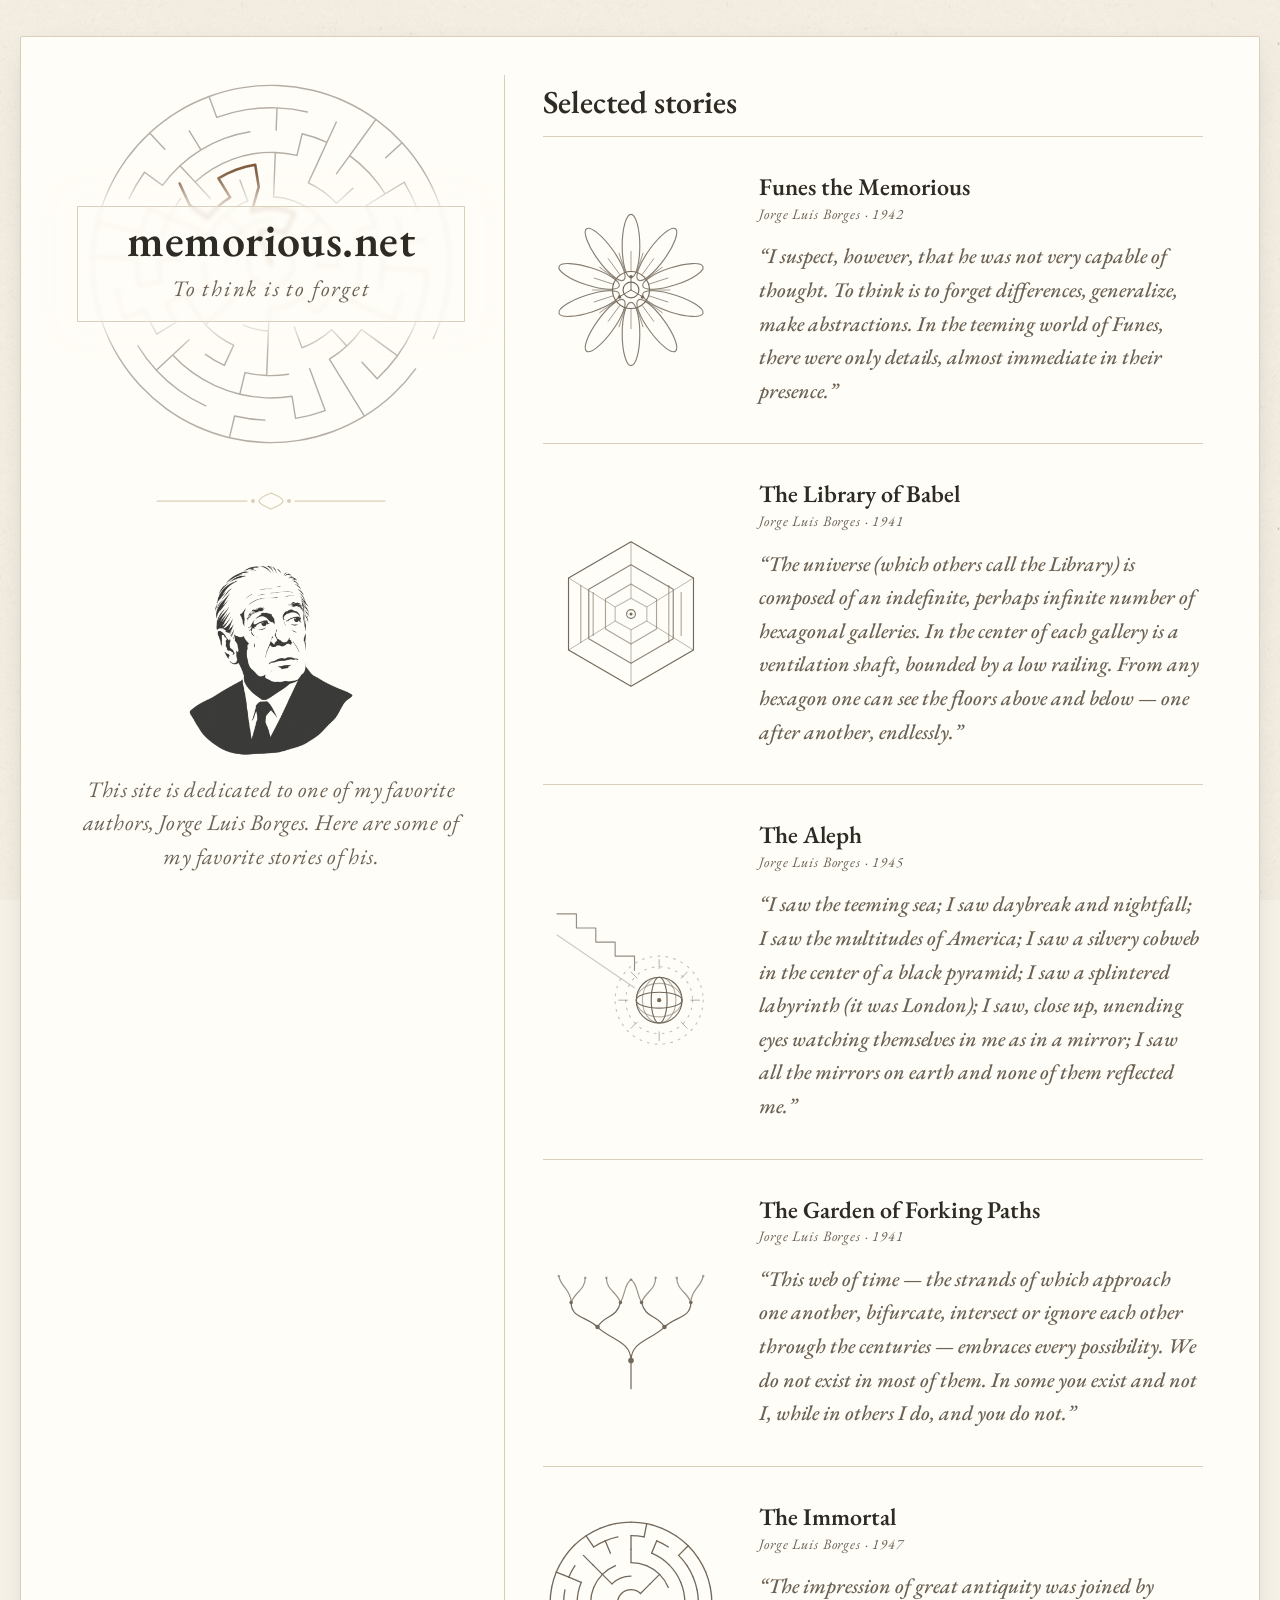
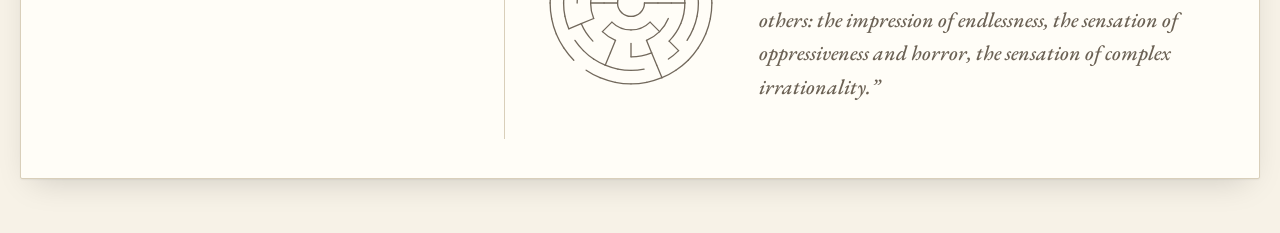
<file: index.html>
<!DOCTYPE html>
<html lang="en">
<head>
  <meta charset="utf-8">
  <meta name="viewport" content="width=device-width, initial-scale=1">
  <title>Memorious</title>
  <meta name="description" content="memorious.net &mdash; the personal page of David Davis.">
  <meta name="color-scheme" content="light dark">
  <link rel="canonical" href="https://memorious.net/">

  <meta property="og:type" content="website">
  <meta property="og:title" content="memorious.net">
  <meta property="og:description" content="Reader, writer, keeper of unreliable memories.">
  <meta property="og:url" content="https://memorious.net/">
  <meta property="og:image" content="https://memorious.net/static/memorious.png">
  <meta name="twitter:card" content="summary">
  <meta name="twitter:site" content="@davidtdavis">

  <link href="static/application.css" rel="stylesheet">
  <link rel="preconnect" href="https://fonts.googleapis.com">
  <link rel="preconnect" href="https://fonts.gstatic.com" crossorigin>
  <link href="https://fonts.googleapis.com/css2?family=EB+Garamond:ital,wght@0,400..600;1,400..600&display=swap" rel="stylesheet">
  <link rel="icon" href="static/favicon-dark.png" type="image/png" media="(prefers-color-scheme: dark)">
  <link rel="icon" href="static/favicon.png" type="image/png" media="(prefers-color-scheme: light)">
  <script src="static/labyrinth.js" defer></script>
  <script src="static/scroll-sync.js" defer></script>
</head>
<body>
  <main class="page">

    <aside class="sidebar">

      <header class="masthead">
        <div class="logo" id="labyrinth" aria-hidden="true">
        </div>
        <div class="nameplate">
          <h1>memorious.net</h1>
          <p class="tagline">To think is to forget</p>
        </div>
      </header>

      <div class="ornament">
        <svg viewBox="0 0 240 24" aria-hidden="true" focusable="false">
          <path d="M6 12h90" />
          <path d="M234 12h-90" />
          <path d="M120 4c-8 3.2-12 5.6-12 8s4 4.8 12 8c8-3.2 12-5.6 12-8s-4-4.8-12-8z" />
          <circle cx="102" cy="12" r="2" />
          <circle cx="138" cy="12" r="2" />
        </svg>
      </div>

      <section class="page-head">
        <figure class="portrait">
          <img src="static/stories/borges.png" alt="Portrait of Jorge Luis Borges" width="620" height="710">
        </figure>
        <p class="intro">This site is dedicated to one of my favorite authors, Jorge Luis Borges. Here are some of my favorite stories of his.</p>
      </section>

    </aside>

    <div class="ornament ornament-break">
      <svg viewBox="0 0 240 24" aria-hidden="true" focusable="false">
        <path d="M6 12h90" />
        <path d="M234 12h-90" />
        <path d="M120 4c-8 3.2-12 5.6-12 8s4 4.8 12 8c8-3.2 12-5.6 12-8s-4-4.8-12-8z" />
        <circle cx="102" cy="12" r="2" />
        <circle cx="138" cy="12" r="2" />
      </svg>
    </div>

    <section class="stories" aria-labelledby="stories-heading">

      <h2 class="stories-heading" id="stories-heading">Selected stories</h2>

      <ol class="shelf">

        <li class="story">
          <img class="story-art" src="static/stories/funes.svg" alt="Line drawing of a passionflower" width="200" height="200" loading="lazy">
          <div class="story-body">
            <h3>Funes the Memorious</h3>
            <p class="byline">Jorge Luis Borges &middot; 1942</p>
            <p class="line">&ldquo;I suspect, however, that he was not very capable of thought. To think is to forget differences, generalize, make abstractions. In the teeming world of Funes, there were only details, almost immediate in their presence.&rdquo;</p>
          </div>
        </li>

        <li class="story">
          <img class="story-art" src="static/stories/babel.svg" alt="Line drawing of nested hexagonal galleries receding into depth" width="200" height="200" loading="lazy">
          <div class="story-body">
            <h3>The Library of Babel</h3>
            <p class="byline">Jorge Luis Borges &middot; 1941</p>
            <p class="line">&ldquo;The universe (which others call the Library) is composed of an indefinite, perhaps infinite number of hexagonal galleries. In the center of each gallery is a ventilation shaft, bounded by a low railing. From any hexagon one can see the floors above and below &mdash; one after another, endlessly.&rdquo;</p>
          </div>
        </li>

        <li class="story">
          <img class="story-art" src="static/stories/aleph.svg" alt="Line drawing of a cellar stair descending toward a small sphere" width="200" height="200" loading="lazy">
          <div class="story-body">
            <h3>The Aleph</h3>
            <p class="byline">Jorge Luis Borges &middot; 1945</p>
            <p class="line">&ldquo;I saw the teeming sea; I saw daybreak and nightfall; I saw the multitudes of America; I saw a silvery cobweb in the center of a black pyramid; I saw a splintered labyrinth (it was London); I saw, close up, unending eyes watching themselves in me as in a mirror; I saw all the mirrors on earth and none of them reflected me.&rdquo;</p>
          </div>
        </li>

        <li class="story">
          <img class="story-art" src="static/stories/forking-paths.svg" alt="Line drawing of a single path forking again and again" width="200" height="200" loading="lazy">
          <div class="story-body">
            <h3>The Garden of Forking Paths</h3>
            <p class="byline">Jorge Luis Borges &middot; 1941</p>
            <p class="line">&ldquo;This web of time &mdash; the strands of which approach one another, bifurcate, intersect or ignore each other through the centuries &mdash; embraces every possibility. We do not exist in most of them. In some you exist and not I, while in others I do, and you do not.&rdquo;</p>
          </div>
        </li>

        <li class="story">
          <img class="story-art" src="static/stories/immortal.svg" alt="Line drawing of a circular maze" width="200" height="200" loading="lazy">
          <div class="story-body">
            <h3>The Immortal</h3>
            <p class="byline">Jorge Luis Borges &middot; 1947</p>
            <p class="line">&ldquo;The impression of great antiquity was joined by others: the impression of endlessness, the sensation of oppressiveness and horror, the sensation of complex irrationality.&rdquo;</p>
          </div>
        </li>

      </ol>

    </section>

  </main>
</body>
</html>
</file>
<file: static/application.css>
:root {
  --paper: #f7f2e7;
  --card: #fffdf7;
  --ink: #2e2a24;
  --ink-soft: #6b6154;
  --rule: #d9cfba;
  --accent: #7d5a3c;
  --veil: color-mix(in srgb, var(--card) 82%, transparent);
  --serif: 'EB Garamond', Garamond, Georgia, 'Times New Roman', serif;
}

@media (prefers-color-scheme: dark) {
  :root {
    --paper: #16130f;
    --card: #1e1a15;
    --ink: #e6dcc9;
    --ink-soft: #a2947c;
    --rule: #3a322a;
    --accent: #c9a37a;
  }
}

*,
*::before,
*::after {
  box-sizing: border-box;
}

body {
  margin: 0;
  padding: 4vh 1.25rem 6vh;
  background-color: var(--paper);
  color: var(--ink);
  font-family: var(--serif);
  font-size: clamp(17px, 1.05vw + 14px, 21px);
  line-height: 1.6;
  -webkit-font-smoothing: antialiased;
  text-rendering: optimizeLegibility;
}

/* Paper texture sits behind everything so it can be dimmed in dark mode. */
body::before {
  content: "";
  position: fixed;
  inset: 0;
  z-index: -1;
  background: url('rice-paper.png');
  opacity: .55;
  pointer-events: none;
}

@media (prefers-color-scheme: dark) {
  body::before { opacity: .06; }
}

.page {
  max-width: 50rem;
  margin: 0 auto;
  padding: clamp(1rem, 3vw, 3rem) clamp(1.25rem, 5vw, 3.5rem);
  background-color: var(--card);
  border: 1px solid var(--rule);
  border-radius: 2px;
  box-shadow: 0 1px 2px rgba(0, 0, 0, .06), 0 12px 32px -12px rgba(0, 0, 0, .18);
}

@media (prefers-color-scheme: dark) {
  .page { box-shadow: none; }
}

/* Masthead */

/* Logo and nameplate share one grid cell so the title sits over the labyrinth. */
.masthead {
  display: grid;
  grid-template-columns: minmax(0, 1fr);
  place-items: center;
  text-align: center;
}

.masthead > * {
  grid-area: 1 / 1;
}

/* Sized only once the canvas is running; otherwise it collapses and the
   nameplate stands on its own. */
.logo.is-live {
  width: min(30rem, 100%);
  aspect-ratio: 1;
  margin: -5px auto;
  display: flex;
  align-items: center;
  justify-content: center;
}

.nameplate {
  padding: .5rem clamp(1.25rem, 5vw, 3rem) .9rem;
  background-color: var(--veil);
  border: 1px solid var(--rule);
  box-shadow: 0 0 1.5rem 1rem var(--veil);
  backdrop-filter: blur(2px);
}

.nameplate h1 {
  margin: 0 0 .3rem;
}

/* Full-width plate on phones; a wide band across the labyrinth above that. */
@media (min-width: 34rem) {
  .nameplate {
    width: 90%;
  }
}

.logo canvas {
  display: block;
}

h1 {
  font-weight: 600;
  font-size: clamp(2.7rem, 7vw, 3.5rem);
  line-height: 1.1;
  letter-spacing: .01em;
  margin: 1.25rem 0 .35rem;
  color: var(--ink);
}

.tagline {
  margin: 0;
  font-style: italic;
  font-size: 1.6rem;
  letter-spacing: .08em;
  color: var(--ink-soft);
}

/* Ornamental divider */

.ornament {
  margin: 2.25rem auto;
  text-align: center;
}

.ornament svg {
  width: min(240px, 80%);
  height: auto;
  fill: none;
  stroke: var(--rule);
  stroke-width: 1.25;
  stroke-linecap: round;
}

.ornament circle {
  fill: var(--rule);
  stroke: none;
}

/* Stories */

.page-head {
  text-align: center;
}

.intro {
  max-width: 32rem;
  margin: .75rem auto 0;
  font-style: italic;
  font-size: 1.3rem;
  letter-spacing: .02em;
  line-height: 1.5;
  color: var(--ink-soft);
}

.portrait {
  margin: 1.5rem auto .5rem;
}

.portrait img {
  display: block;
  width: 11rem;
  height: auto;
  margin: 0 auto;
  opacity: .88;
}

/* Black artwork on transparency: inverting it reads as a photo negative, so in
   dark mode it sits on a warm plate instead, like a print pinned to the page. */
@media (prefers-color-scheme: dark) {
  .portrait img {
    background-color: #ded3bc;
    padding: .7rem .7rem .4rem;
    border-radius: 2px;
    opacity: .82;
  }
}

.portrait figcaption {
  margin-top: .4rem;
  font-size: .8rem;
  font-style: italic;
  letter-spacing: .06em;
  color: var(--ink-soft);
}

.shelf {
  list-style: none;
  margin: 0;
  padding: 0;
}

.story {
  display: grid;
  grid-template-columns: 13rem minmax(0, 1fr);
  gap: clamp(1.25rem, 4vw, 2.5rem);
  align-items: center;
  padding: 2.25rem 0;
  border-top: 1px solid var(--rule);
}

.story:first-child {
  border-top: none;
  padding-top: .5rem;
}

.story-art {
  width: 100%;
  height: auto;
  display: block;
  opacity: .95;
}

.story-body h3 {
  margin: 0;
  font-weight: 600;
  font-size: 1.5rem;
  line-height: 1.2;
}

.byline {
  margin: .3rem 0 1rem;
  font-style: italic;
  font-size: .9rem;
  letter-spacing: .06em;
  color: var(--ink-soft);
}

.story-body p {
  margin: 0 0 .9rem;
}

.story-body p:last-child {
  margin-bottom: 0;
}

/* Pulled quote from the story itself. */
.line {
  font-style: italic;
  font-weight: 500;
  color: var(--ink-soft);
}

@media (max-width: 34rem) {
  .story {
    grid-template-columns: minmax(0, 1fr);
    justify-items: center;
    text-align: left;
  }

  .story-art {
    width: min(15rem, 85%);
  }
}

/* The section heading only shows in the two-column layout; on narrow screens
   the ornament already introduces the list, so it is kept for screen readers. */
.stories-heading {
  position: absolute;
  width: 1px;
  height: 1px;
  overflow: hidden;
  clip-path: inset(50%);
  white-space: nowrap;
}

/* Desktop: labyrinth, portrait and intro in a left column; stories on the right. */
@media (min-width: 64rem) {
  .page {
    max-width: 80rem;
    display: grid;
    grid-template-columns: minmax(20rem, 1fr) minmax(0, 1.8fr);
    column-gap: clamp(2rem, 3vw, 3rem);
    align-items: start;
  }

  .sidebar {
    text-align: center;
  }

  /* scroll-sync.js drifts the sidebar down as the page scrolls so both
     columns reach their ends together. Without it (no JS, reduced motion),
     the sidebar simply sticks in view when it fits. */
  :root.scroll-sync .sidebar {
    will-change: transform;
  }

  @media (min-height: 52rem) {
    :root:not(.scroll-sync) .sidebar {
      position: sticky;
      top: 3rem;
    }
  }

  .ornament-break {
    display: none;
  }

  .stories {
    padding-left: clamp(2rem, 3vw, 3rem);
    border-left: 1px solid var(--rule);
  }

  .stories-heading {
    position: static;
    width: auto;
    height: auto;
    overflow: visible;
    clip-path: none;
    white-space: normal;
    margin: .5rem 0 0;
    padding-bottom: .9rem;
    font-weight: 600;
    font-size: 2rem;
    line-height: 1.2;
    border-bottom: 1px solid var(--rule);
  }

  .story:first-child {
    padding-top: 2.25rem;
  }

  .story {
    grid-template-columns: 11rem minmax(0, 1fr);
  }

  /* The sidebar is narrower than the old single column, so the nameplate
     tightens up to keep the title on one line. */
  .nameplate {
    width: 100%;
    padding-inline: 1rem;
  }

  h1 {
    font-size: clamp(2.6rem, 3.6vw, 3.3rem);
  }

  .tagline {
    font-size: 1.4rem;
  }

  .intro {
    font-size: 1.4rem;
  }
}

@media (prefers-reduced-motion: reduce) {
  * {
    transition: none !important;
  }
}
</file>
